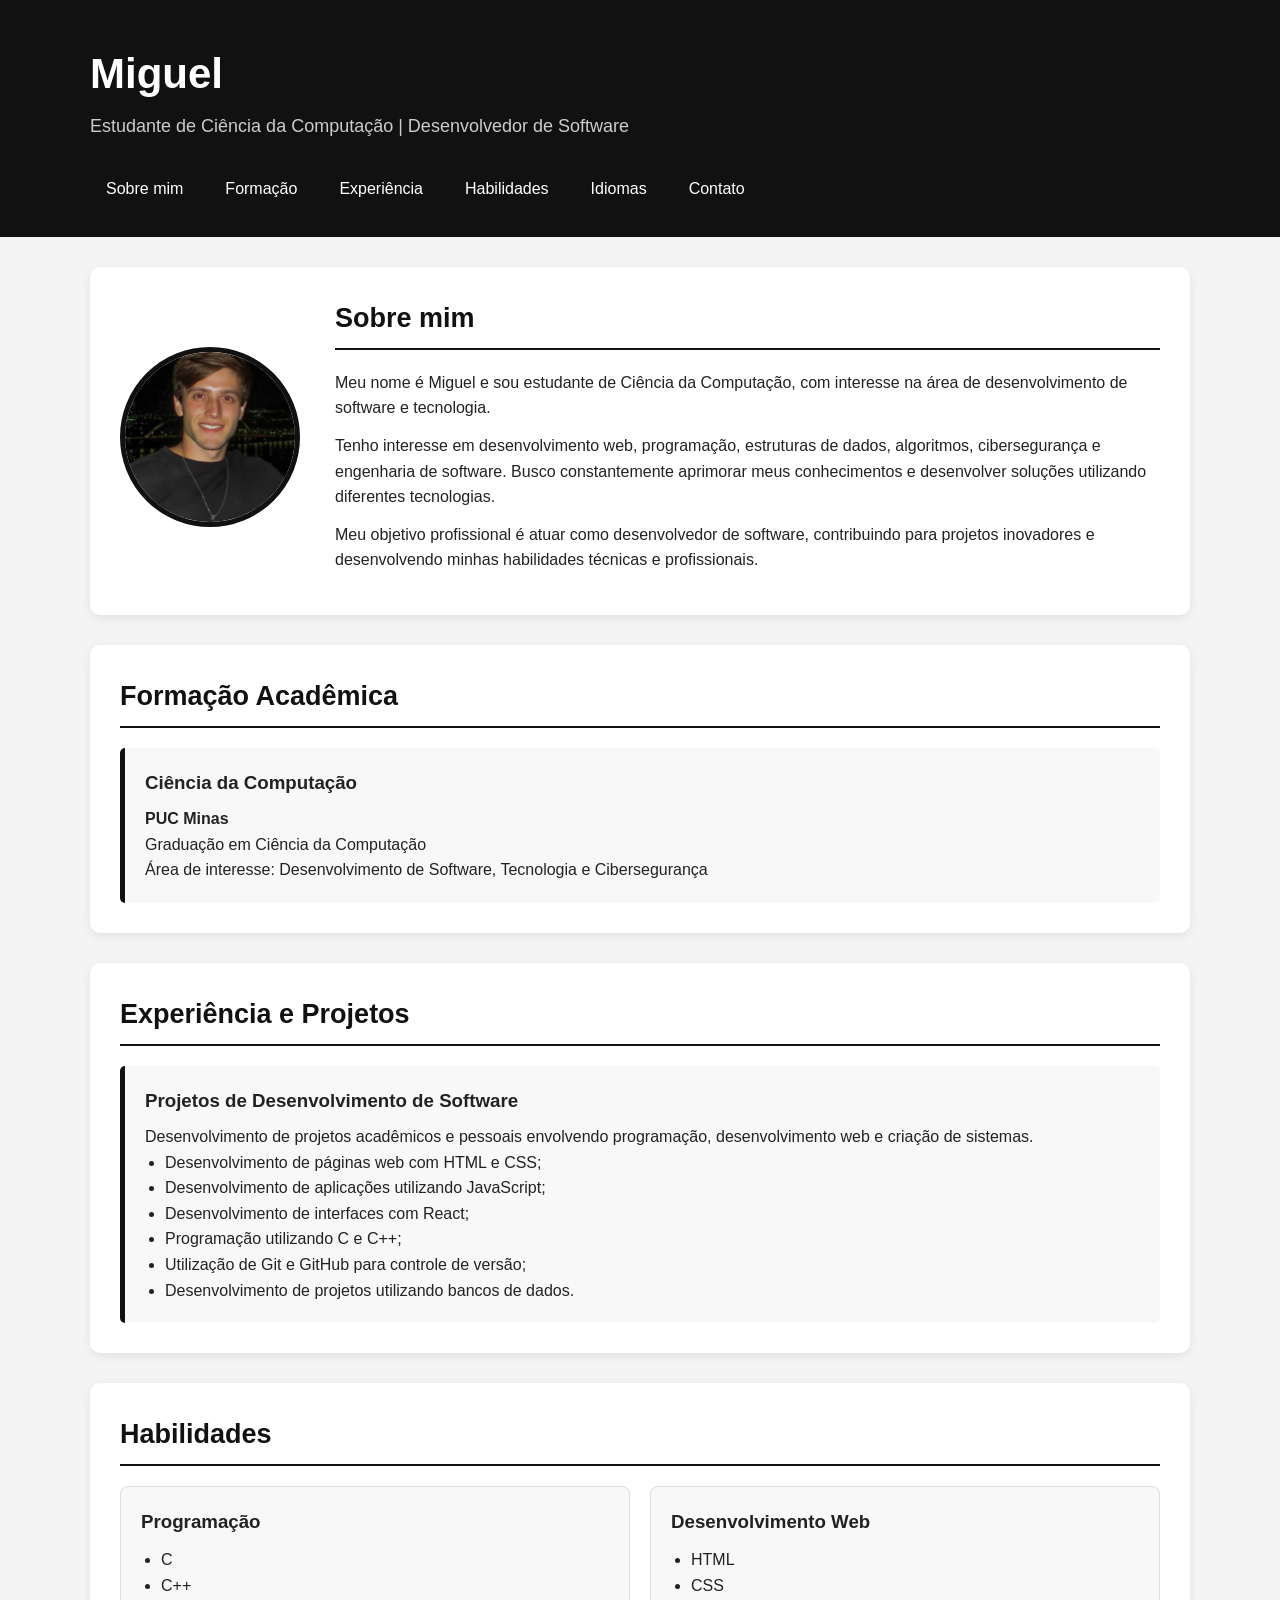
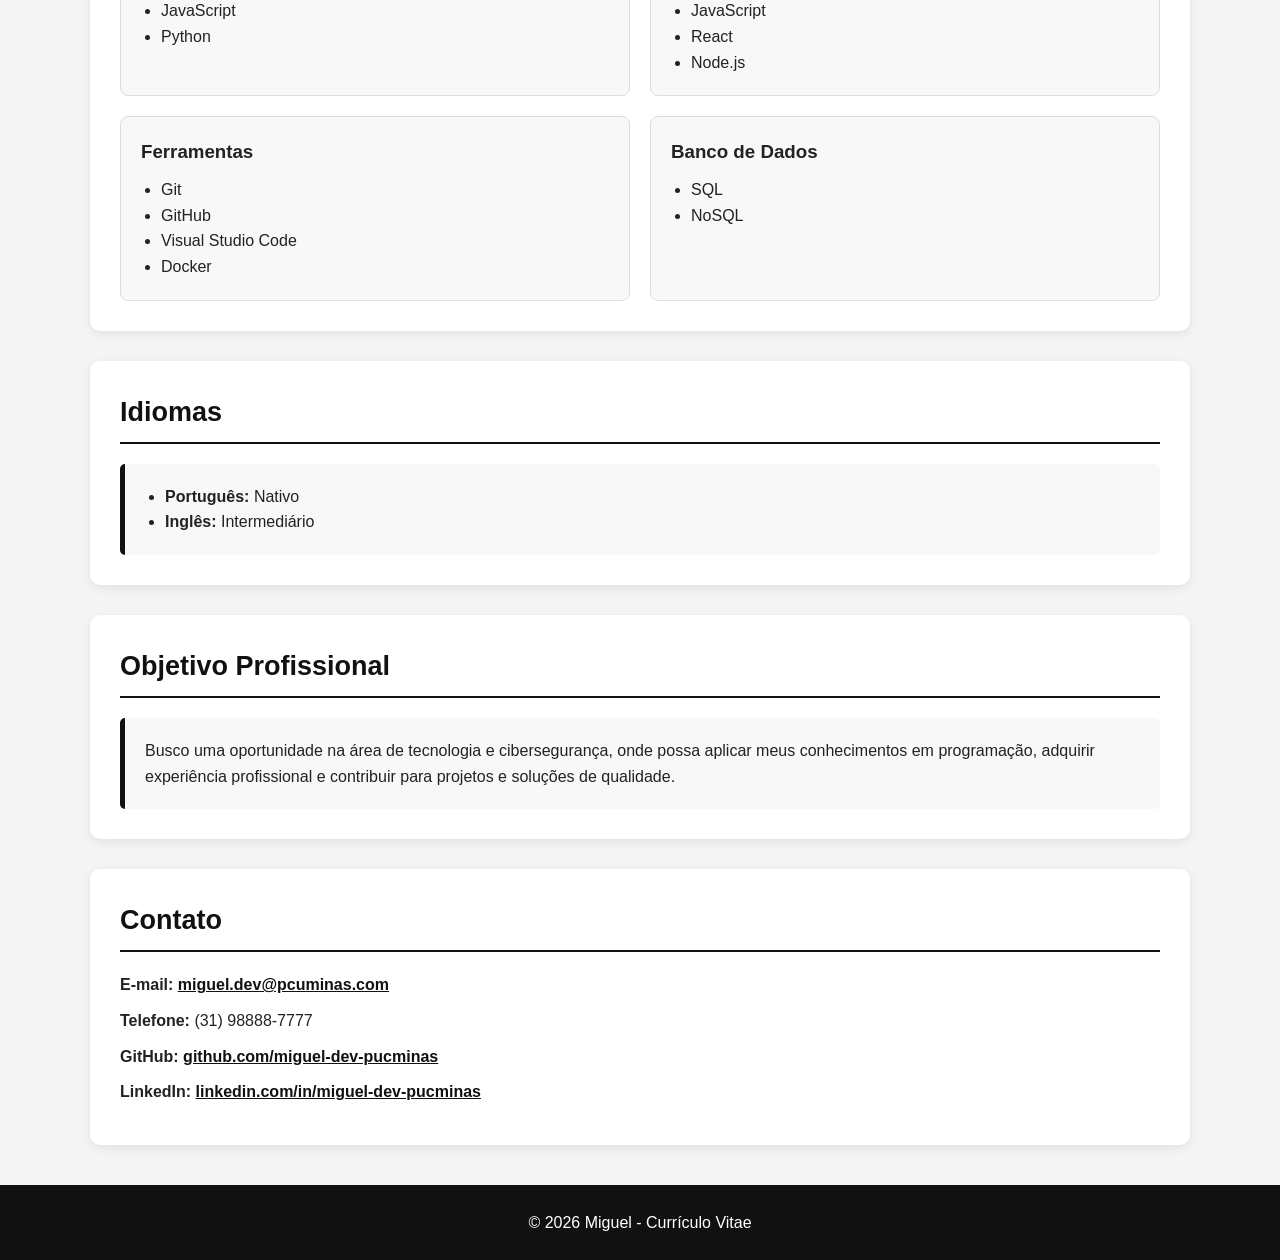
<file: t2/index.html>
<!DOCTYPE html>
<html lang="pt-BR">

<head>
    <meta charset="UTF-8">
    <meta name="viewport" content="width=device-width, initial-scale=1.0">

    <title>Currículo - Miguel</title>

    <link rel="stylesheet" href="styles.css">
</head>

<body>

    <!-- Cabeçalho -->
    <header>
        <div class="container">
            <h1>Miguel</h1>
            <p>Estudante de Ciência da Computação | Desenvolvedor de Software</p>

            <!-- Menu de navegação -->
            <nav>
                <a href="#sobre">Sobre mim</a>
                <a href="#formacao">Formação</a>
                <a href="#experiencia">Experiência</a>
                <a href="#habilidades">Habilidades</a>
                <a href="#idiomas">Idiomas</a>
                <a href="#contato">Contato</a>
            </nav>
        </div>
    </header>

    <main class="container">

        <!-- Sobre mim -->
        <section id="sobre" class="sobre">

            <div class="foto">
                <img src="foto.jpeg" alt="Foto de Miguel">
            </div>

            <div class="sobre-texto">
                <h2>Sobre mim</h2>

                <p>
                    Meu nome é Miguel e sou estudante de Ciência da Computação,
                    com interesse na área de desenvolvimento de software e
                    tecnologia.
                </p>

                <p>
                    Tenho interesse em desenvolvimento web, programação,
                    estruturas de dados, algoritmos, cibersegurança e engenharia
                    de software. Busco constantemente aprimorar meus conhecimentos
                    e desenvolver soluções utilizando diferentes tecnologias.
                </p>

                <p>
                    Meu objetivo profissional é atuar como desenvolvedor de
                    software, contribuindo para projetos inovadores e
                    desenvolvendo minhas habilidades técnicas e profissionais.
                </p>
            </div>

        </section>


        <!-- Formação -->
        <section id="formacao">

            <h2>Formação Acadêmica</h2>

            <div class="card">
                <h3>Ciência da Computação</h3>

                <p>
                    <strong>PUC Minas</strong>
                </p>

                <p>
                    Graduação em Ciência da Computação
                </p>

                <p>
                    Área de interesse: Desenvolvimento de Software,
                    Tecnologia e Cibersegurança
                </p>
            </div>

        </section>


        <!-- Experiência -->
        <section id="experiencia">

            <h2>Experiência e Projetos</h2>

            <div class="card">

                <h3>Projetos de Desenvolvimento de Software</h3>

                <p>
                    Desenvolvimento de projetos acadêmicos e pessoais
                    envolvendo programação, desenvolvimento web e criação
                    de sistemas.
                </p>

                <ul>
                    <li>Desenvolvimento de páginas web com HTML e CSS;</li>
                    <li>Desenvolvimento de aplicações utilizando JavaScript;</li>
                    <li>Desenvolvimento de interfaces com React;</li>
                    <li>Programação utilizando C e C++;</li>
                    <li>Utilização de Git e GitHub para controle de versão;</li>
                    <li>Desenvolvimento de projetos utilizando bancos de dados.</li>
                </ul>

            </div>

        </section>


        <!-- Habilidades -->
        <section id="habilidades">

            <h2>Habilidades</h2>

            <div class="habilidades">

                <div class="habilidade">
                    <h3>Programação</h3>

                    <ul>
                        <li>C</li>
                        <li>C++</li>
                        <li>JavaScript</li>
                        <li>Python</li>
                    </ul>
                </div>


                <div class="habilidade">
                    <h3>Desenvolvimento Web</h3>

                    <ul>
                        <li>HTML</li>
                        <li>CSS</li>
                        <li>JavaScript</li>
                        <li>React</li>
                        <li>Node.js</li>
                    </ul>
                </div>


                <div class="habilidade">
                    <h3>Ferramentas</h3>

                    <ul>
                        <li>Git</li>
                        <li>GitHub</li>
                        <li>Visual Studio Code</li>
                        <li>Docker</li>
                    </ul>
                </div>


                <div class="habilidade">
                    <h3>Banco de Dados</h3>

                    <ul>
                        <li>SQL</li>
                        <li>NoSQL</li>
                    </ul>
                </div>

            </div>

        </section>


        <!-- Idiomas -->
        <section id="idiomas">

            <h2>Idiomas</h2>

            <div class="card">

                <ul>
                    <li>
                        <strong>Português:</strong> Nativo
                    </li>

                    <li>
                        <strong>Inglês:</strong> Intermediário
                    </li>
                </ul>

            </div>

        </section>


        <!-- Objetivo -->
        <section id="objetivo">

            <h2>Objetivo Profissional</h2>

            <div class="card">

                <p>
                    Busco uma oportunidade na área de tecnologia e
                    cibersegurança, onde possa aplicar meus conhecimentos
                    em programação, adquirir experiência profissional e
                    contribuir para projetos e soluções de qualidade.
                </p>

            </div>

        </section>


        <!-- Contato -->
        <section id="contato">

            <h2>Contato</h2>

            <div class="contato">

                <p>
                    <strong>E-mail:</strong>
                    <a href="mailto:miguel.dev@pcuminas.com">
                        miguel.dev@pcuminas.com
                    </a>
                </p>

                <p>
                    <strong>Telefone:</strong>
                    (31) 98888-7777
                </p>

                <p>
                    <strong>GitHub:</strong>
                    <a href="https://github.com/miguel-dev-pucminas" target="_blank">
                        github.com/miguel-dev-pucminas
                    </a>
                </p>

                <p>
                    <strong>LinkedIn:</strong>
                    <a href="https://www.linkedin.com/in/miguel-dev-pucminas/" target="_blank">
                        linkedin.com/in/miguel-dev-pucminas
                    </a>
                </p>

            </div>

        </section>

    </main>


    <!-- Rodapé -->
    <footer>

        <p>
            © 2026 Miguel - Currículo Vitae
        </p>

    </footer>
    <script src="script.js"></script>

</body>

</html>
</file>
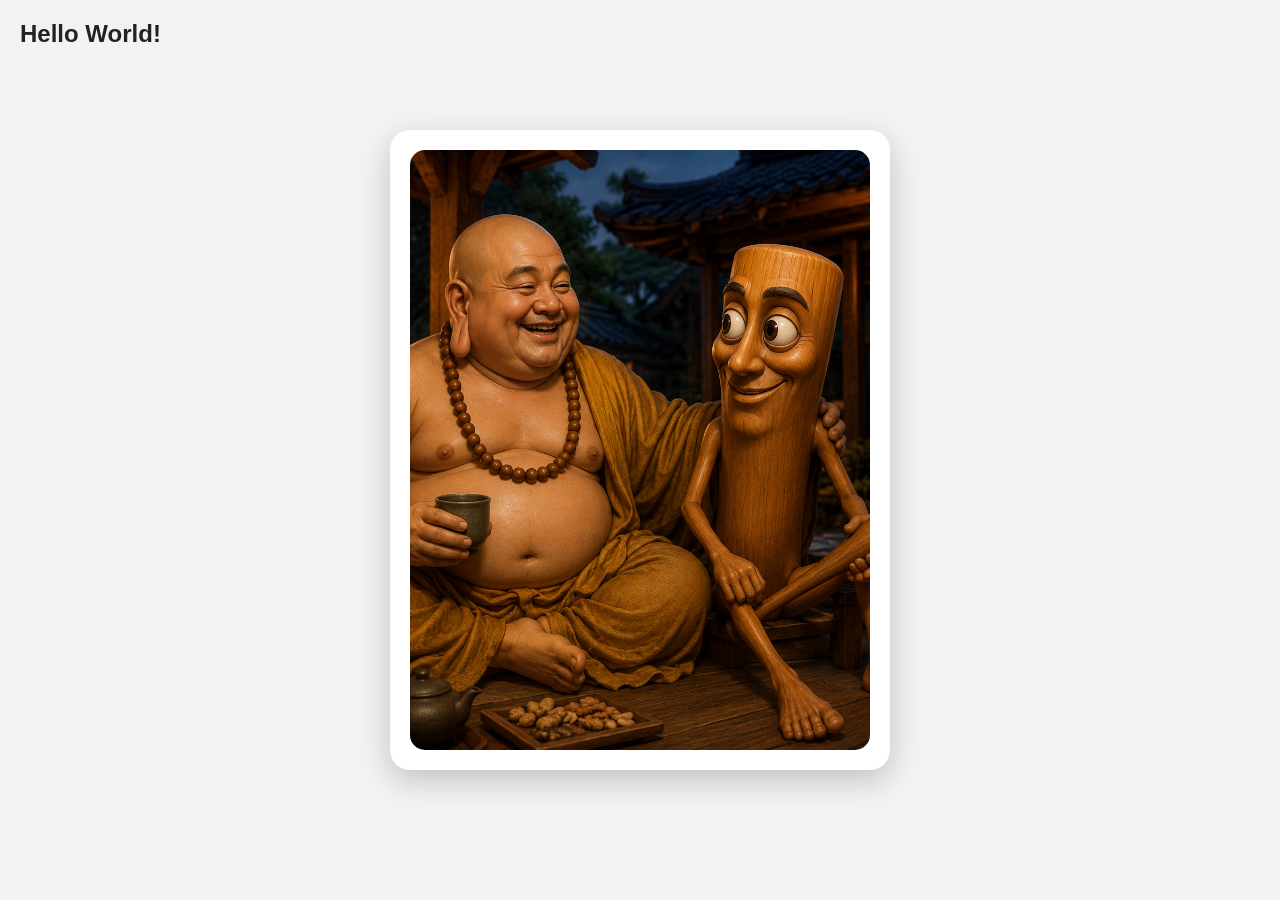
<file: DIW/T0/index.html>
<!DOCTYPE html>
<html lang="pt-BR">
<head>
    <meta charset="UTF-8">
    <meta name="viewport" content="width=device-width, initial-scale=1.0">
    <title>Neymar</title>

    <style>
        * {
            margin: 0;
            padding: 0;
            box-sizing: border-box;
        }

        body {
            min-height: 100vh;
            display: flex;
            justify-content: center;
            align-items: center;
            background: #f2f2f2;
            font-family: Arial, sans-serif;
        }

        .hello {
            position: absolute;
            top: 20px;
            left: 20px;
            font-size: 24px;
            font-weight: bold;
            color: #222;
        }

        .container {
            width: 500px;
            padding: 20px;
            background: white;
            border-radius: 20px;
            box-shadow: 0 10px 30px rgba(0, 0, 0, 0.2);
        }

        .imagem {
            width: 100%;
            height: 600px;
            object-fit: cover;
            object-position: center;
            border-radius: 15px;
            display: block;
        }
    </style>
</head>

<body>

    <div class="hello">
        Hello World!
    </div>

    <div class="container">
        <img 
            src="imagem.png" 
            alt="Neymar dando oi"
            class="imagem"
        >
    </div>

</body>
</html>
</file>
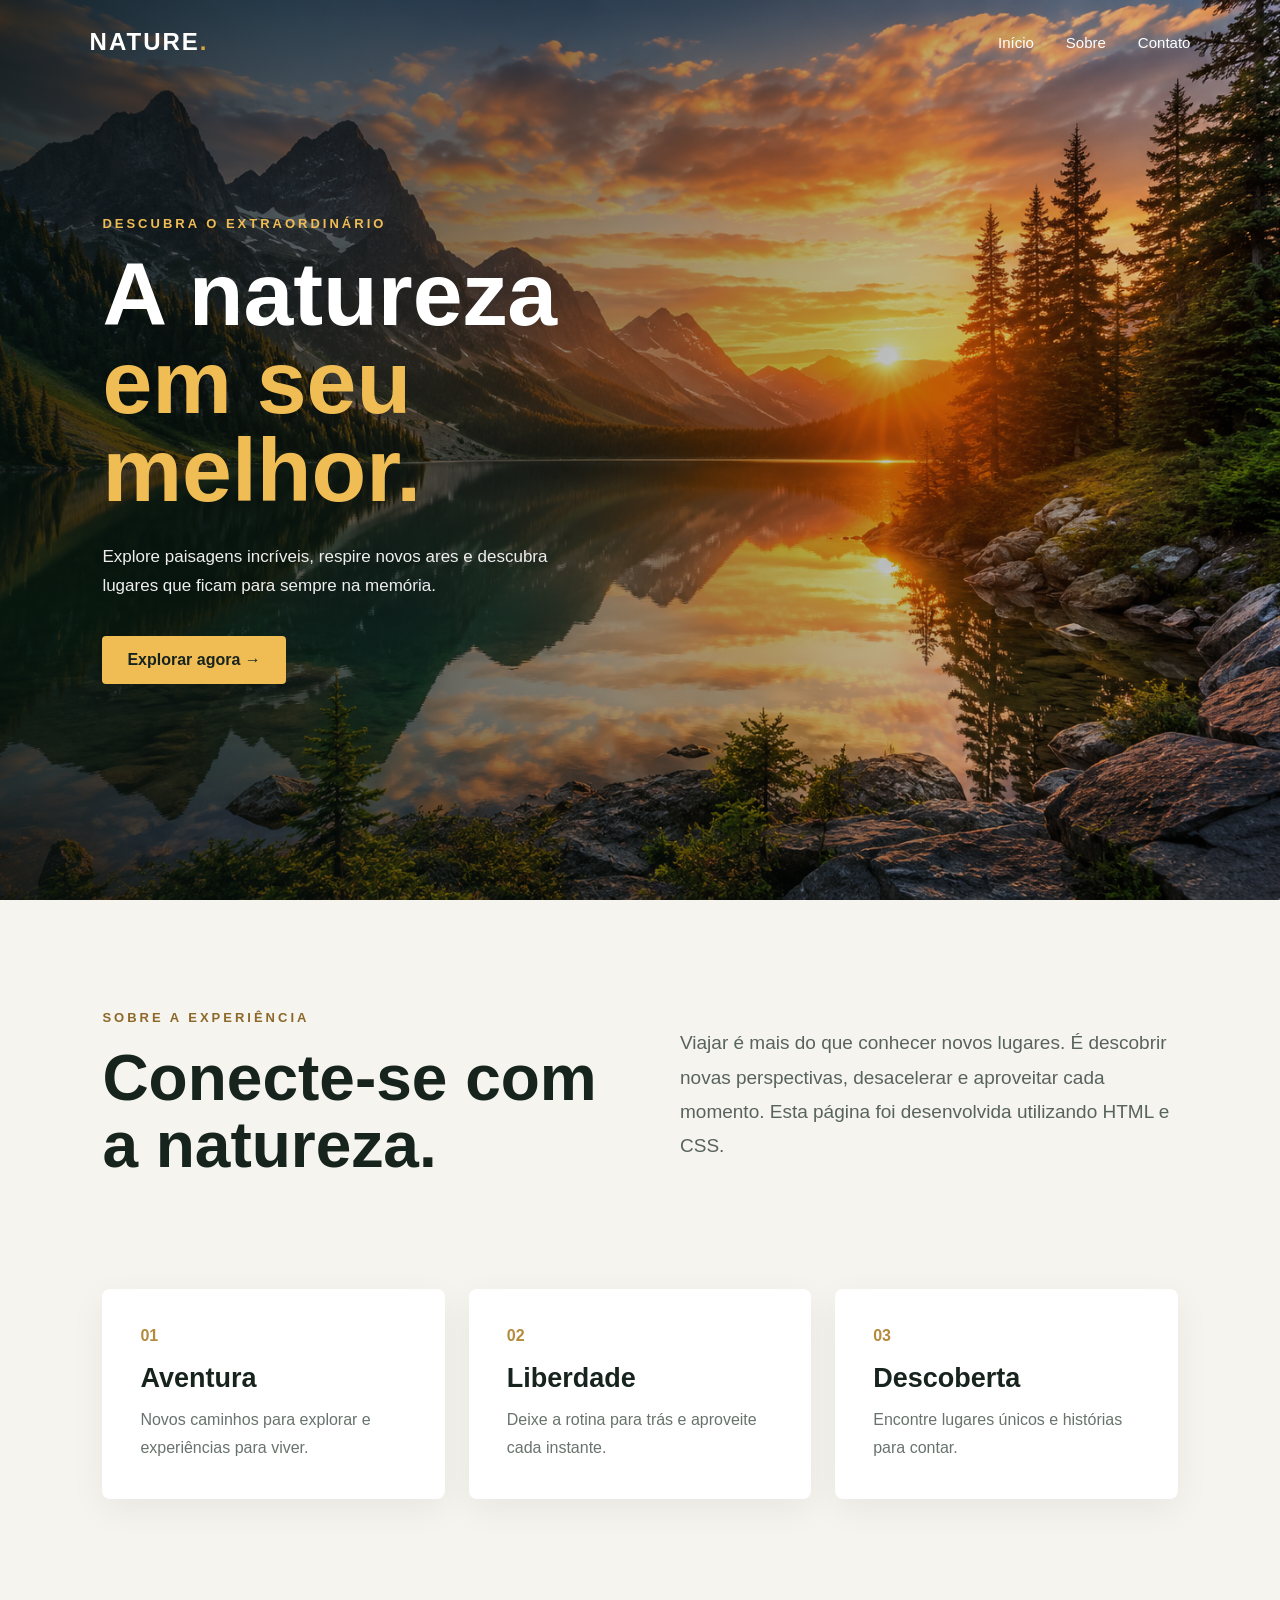
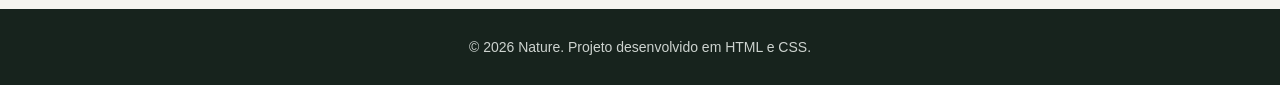
<file: DIW/T1/index.html>
<!DOCTYPE html>
<html lang="pt-BR">
<head>
    <meta charset="UTF-8">
    <meta name="viewport" content="width=device-width, initial-scale=1.0">
    <title>Explore a Natureza</title>
    <link rel="stylesheet" href="style.css">
</head>
<body>

    <header class="navbar">
        <div class="logo">NATURE<span>.</span></div>

        <nav>
            <a href="#inicio">Início</a>
            <a href="#sobre">Sobre</a>
            <a href="#contato">Contato</a>
        </nav>
    </header>

    <main>
        <section class="hero" id="inicio">
            <img src="paisagem.png" alt="Paisagem de montanhas ao pôr do sol">

            <div class="hero-content">
                <p class="tag">DESCUBRA O EXTRAORDINÁRIO</p>
                <h1>A natureza<br><span>em seu melhor.</span></h1>
                <p class="description">
                    Explore paisagens incríveis, respire novos ares
                    e descubra lugares que ficam para sempre na memória.
                </p>
                <a href="#sobre" class="button">Explorar agora →</a>
            </div>
        </section>

        <section class="about" id="sobre">
            <div>
                <p class="tag dark">SOBRE A EXPERIÊNCIA</p>
                <h2>Conecte-se com<br>a natureza.</h2>
            </div>

            <p class="about-text">
                Viajar é mais do que conhecer novos lugares. É descobrir
                novas perspectivas, desacelerar e aproveitar cada momento.
                Esta página foi desenvolvida utilizando HTML e CSS.
            </p>
        </section>

        <section class="cards">
            <article class="card">
                <span>01</span>
                <h3>Aventura</h3>
                <p>Novos caminhos para explorar e experiências para viver.</p>
            </article>

            <article class="card">
                <span>02</span>
                <h3>Liberdade</h3>
                <p>Deixe a rotina para trás e aproveite cada instante.</p>
            </article>

            <article class="card">
                <span>03</span>
                <h3>Descoberta</h3>
                <p>Encontre lugares únicos e histórias para contar.</p>
            </article>
        </section>
    </main>

    <footer id="contato">
        <p>© 2026 Nature. Projeto desenvolvido em HTML e CSS.</p>
    </footer>

</body>
</html>
</file>
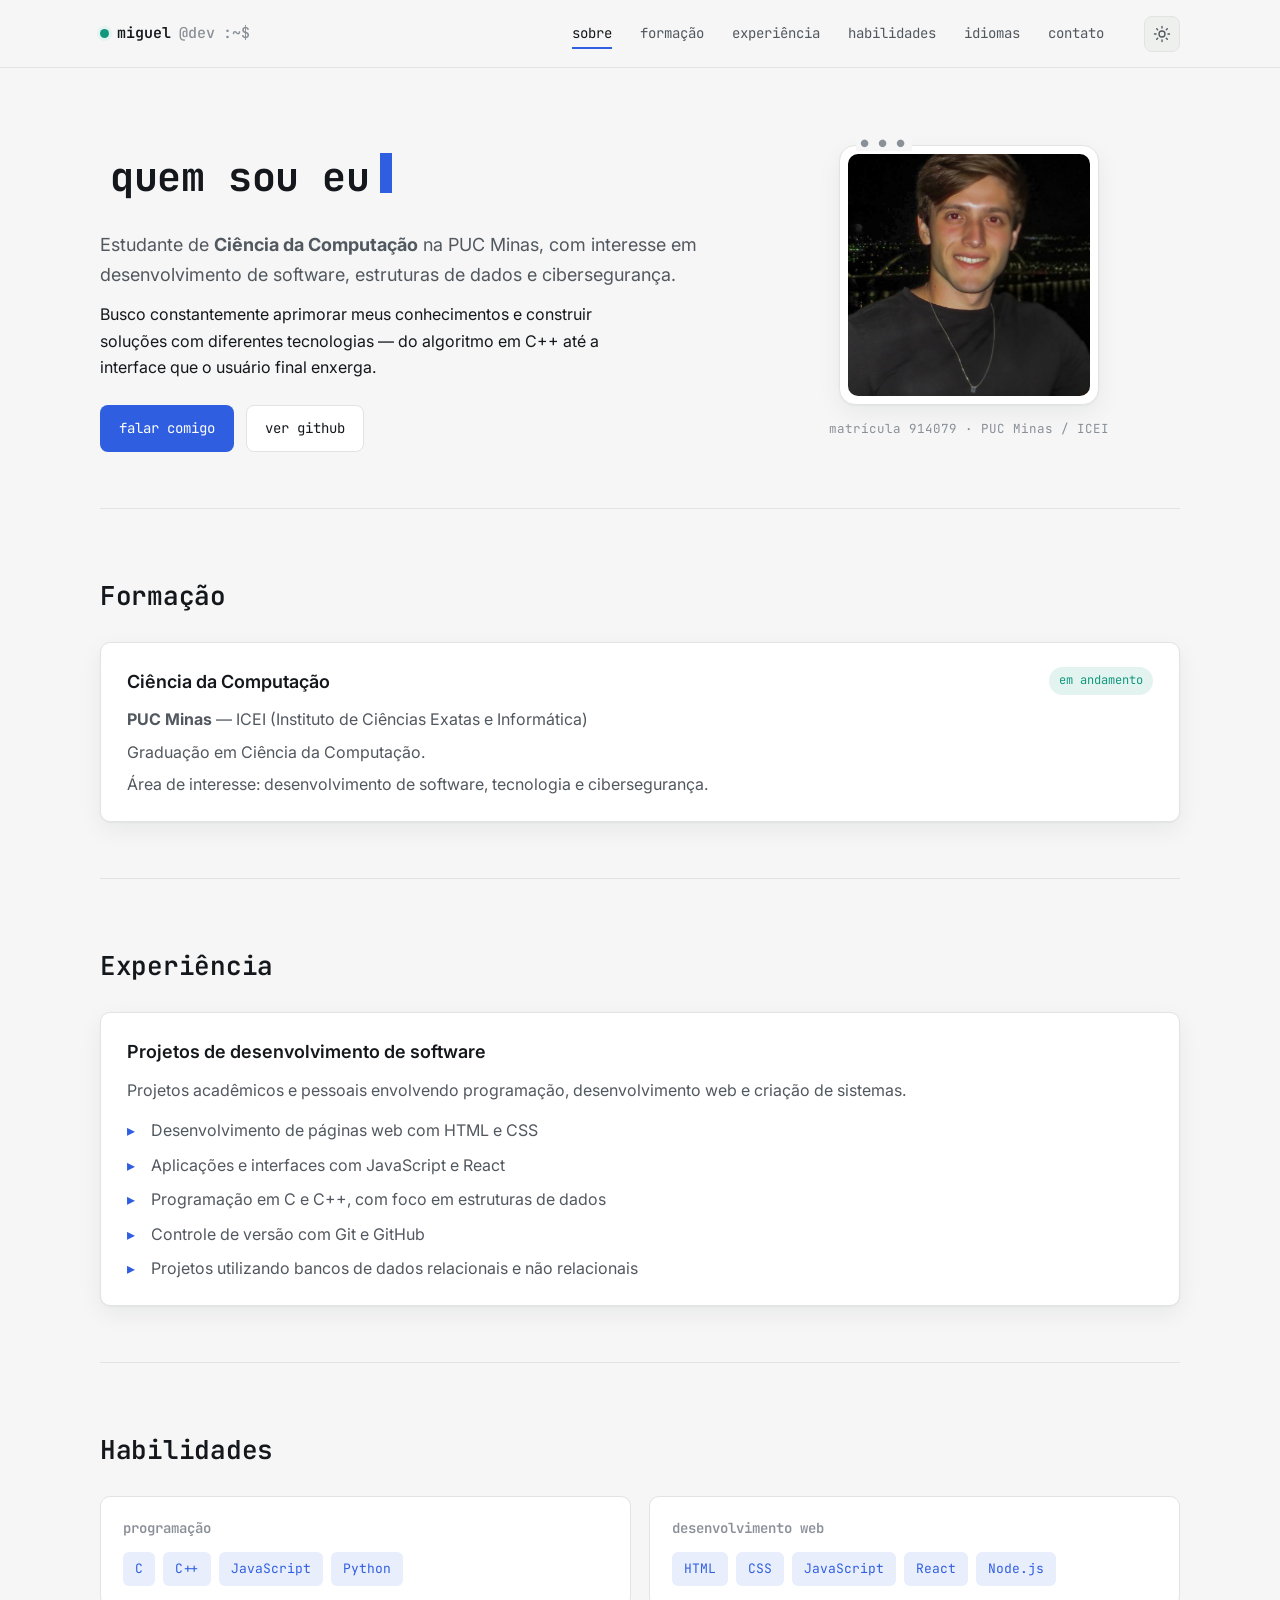
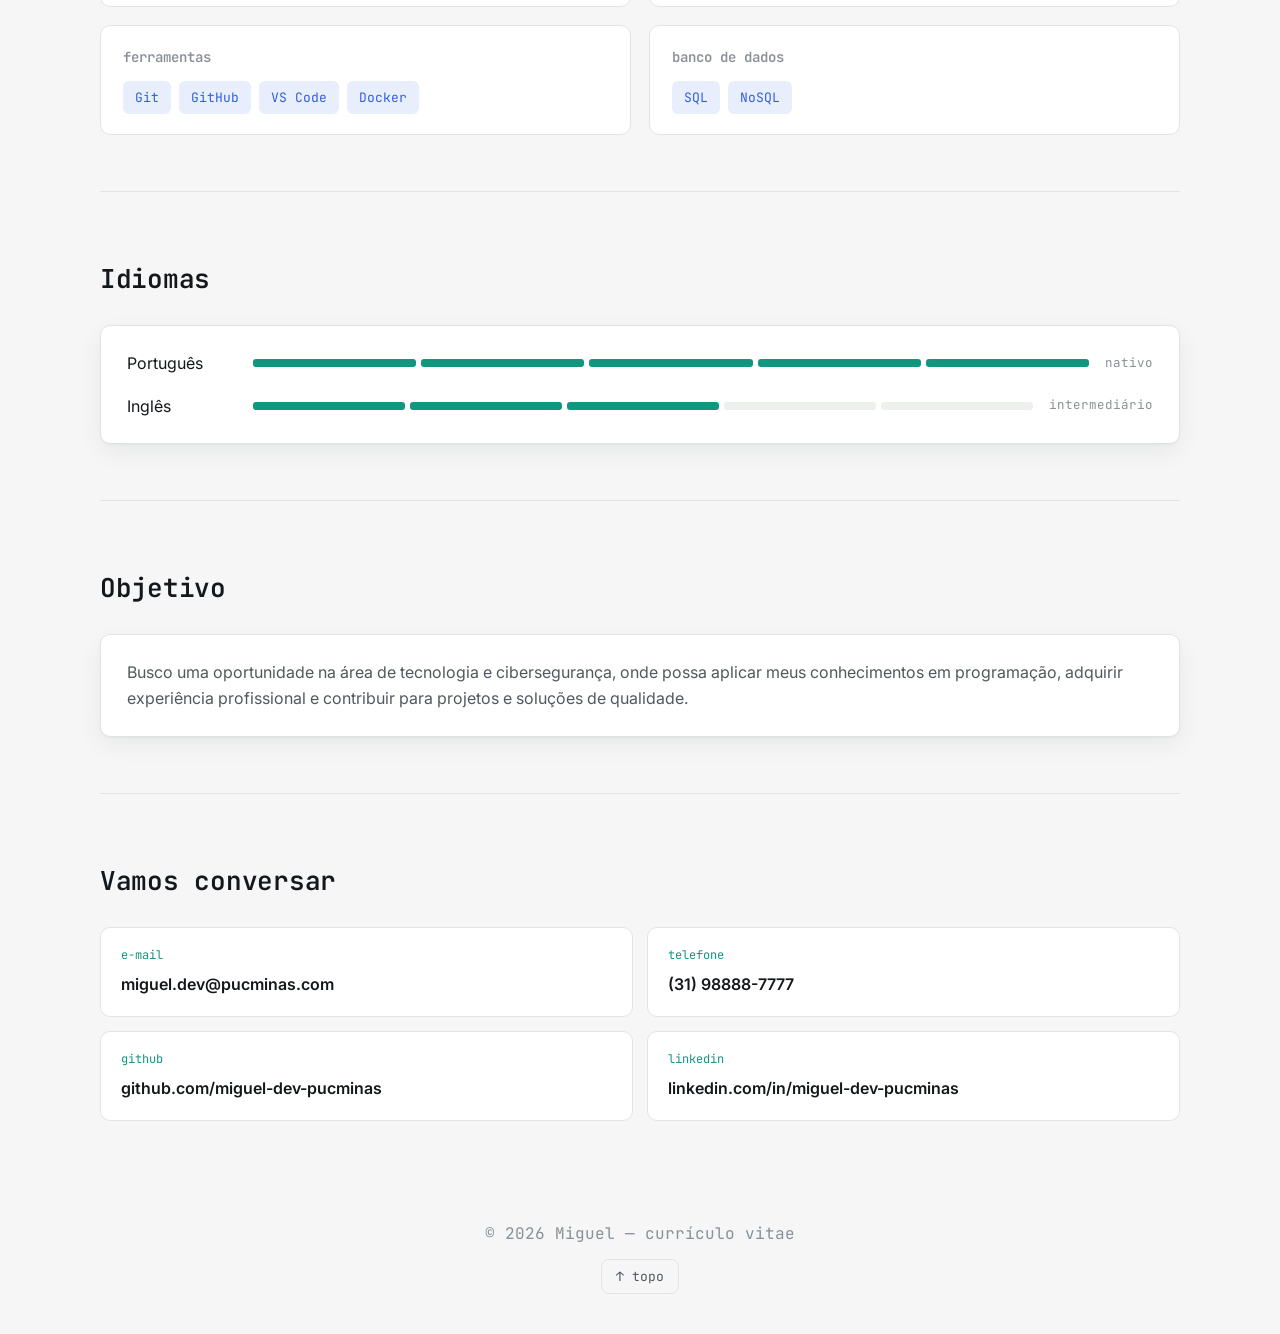
<file: DIW/T2 1.1 curriculo/index.html>
<!DOCTYPE html>
<html lang="pt-BR">

<head>
    <meta charset="UTF-8">
    <meta name="viewport" content="width=device-width, initial-scale=1.0">
    <meta name="description" content="Currículo de Miguel — estudante de Ciência da Computação na PUC Minas, com interesse em desenvolvimento de software e cibersegurança.">
    <meta name="color-scheme" content="light dark">
    <title>Miguel — Currículo</title>

    <link rel="preconnect" href="https://fonts.googleapis.com">
    <link rel="preconnect" href="https://fonts.gstatic.com" crossorigin>
    <link href="https://fonts.googleapis.com/css2?family=JetBrains+Mono:wght@400;500;600;700&family=Inter:wght@400;500;600;700;800&display=swap" rel="stylesheet">

    <link rel="stylesheet" href="styles.css">
</head>

<body>

    <a class="skip-link" href="#conteudo">Pular para o conteúdo</a>

    <header class="topbar">
        <div class="container topbar-inner">

            <a class="brand" href="#topo" aria-label="Início">
                <span class="brand-dot" aria-hidden="true"></span>
                miguel<span class="brand-muted">@dev</span><span class="brand-muted">:~$</span>
            </a>

            <button class="nav-toggle" id="navToggle" aria-expanded="false" aria-controls="siteNav">
                <span></span><span></span><span></span>
                <span class="sr-only">Abrir menu</span>
            </button>

            <nav id="siteNav" class="site-nav">
                <a href="#sobre" data-label="sobre">sobre</a>
                <a href="#formacao" data-label="formacao">formação</a>
                <a href="#experiencia" data-label="experiencia">experiência</a>
                <a href="#habilidades" data-label="habilidades">habilidades</a>
                <a href="#idiomas" data-label="idiomas">idiomas</a>
                <a href="#contato" data-label="contato">contato</a>
            </nav>

            <button class="theme-toggle" id="themeToggle" type="button" aria-label="Alternar tema claro/escuro" aria-pressed="false">
                <svg class="icon icon-sun" viewBox="0 0 24 24" aria-hidden="true"><circle cx="12" cy="12" r="4"></circle><path d="M12 2v2M12 20v2M4.9 4.9l1.4 1.4M17.7 17.7l1.4 1.4M2 12h2M20 12h2M4.9 19.1l1.4-1.4M17.7 6.3l1.4-1.4"></path></svg>
                <svg class="icon icon-moon" viewBox="0 0 24 24" aria-hidden="true"><path d="M21 12.8A9 9 0 1 1 11.2 3a7 7 0 0 0 9.8 9.8Z"></path></svg>
            </button>

        </div>
    </header>

    <main id="conteudo" class="container" id="topo">

        <section id="sobre" class="hero">

            <div class="hero-text">
                <p class="eyebrow"></p>

                <h1 class="terminal-line">
                    <span class="terminal-prompt"></span>
                    <span id="typedText" class="typed"></span><span class="cursor" aria-hidden="true"></span>
                </h1>

                <p class="lede">
                    Estudante de <strong>Ciência da Computação</strong> na PUC Minas,
                    com interesse em desenvolvimento de software, estruturas de dados
                    e cibersegurança.
                </p>

                <p>
                    Busco constantemente aprimorar meus conhecimentos e construir
                    soluções com diferentes tecnologias — do algoritmo em C++ até
                    a interface que o usuário final enxerga.
                </p>

                <div class="hero-actions">
                    <a class="btn btn-primary" href="#contato">falar comigo</a>
                    <a class="btn btn-ghost" href="https://github.com/miguel-dev-pucminas" target="_blank" rel="noopener">ver github</a>
                </div>
            </div>

            <div class="hero-photo">
                <div class="photo-frame">
                    <img src="foto.jpg" alt="Foto de Miguel" width="320" height="320">
                </div>
                <p class="photo-caption">matrícula <span class="mono">914079</span> · PUC Minas / ICEI</p>
            </div>

        </section>


        <section id="formacao" class="block">
            <p class="eyebrow"></p>
            <h2>Formação</h2>

            <div class="card">
                <div class="card-head">
                    <h3>Ciência da Computação</h3>
                    <span class="tag">em andamento</span>
                </div>

                <p><strong>PUC Minas</strong> — ICEI (Instituto de Ciências Exatas e Informática)</p>
                <p>Graduação em Ciência da Computação.</p>
                <p>Área de interesse: desenvolvimento de software, tecnologia e cibersegurança.</p>
            </div>
        </section>


        <section id="experiencia" class="block">
            <p class="eyebrow"></p>
            <h2>Experiência</h2>

            <div class="card">
                <div class="card-head">
                    <h3>Projetos de desenvolvimento de software</h3>
                </div>

                <p>
                    Projetos acadêmicos e pessoais envolvendo programação,
                    desenvolvimento web e criação de sistemas.
                </p>

                <ul class="check-list">
                    <li>Desenvolvimento de páginas web com HTML e CSS</li>
                    <li>Aplicações e interfaces com JavaScript e React</li>
                    <li>Programação em C e C++, com foco em estruturas de dados</li>
                    <li>Controle de versão com Git e GitHub</li>
                    <li>Projetos utilizando bancos de dados relacionais e não relacionais</li>
                </ul>
            </div>
        </section>


        <section id="habilidades" class="block">
            <p class="eyebrow"></p>
            <h2>Habilidades</h2>

            <div class="skills-grid">

                <div class="skill-card">
                    <h3>Programação</h3>
                    <ul class="pill-list">
                        <li>C</li>
                        <li>C++</li>
                        <li>JavaScript</li>
                        <li>Python</li>
                    </ul>
                </div>

                <div class="skill-card">
                    <h3>Desenvolvimento web</h3>
                    <ul class="pill-list">
                        <li>HTML</li>
                        <li>CSS</li>
                        <li>JavaScript</li>
                        <li>React</li>
                        <li>Node.js</li>
                    </ul>
                </div>

                <div class="skill-card">
                    <h3>Ferramentas</h3>
                    <ul class="pill-list">
                        <li>Git</li>
                        <li>GitHub</li>
                        <li>VS Code</li>
                        <li>Docker</li>
                    </ul>
                </div>

                <div class="skill-card">
                    <h3>Banco de dados</h3>
                    <ul class="pill-list">
                        <li>SQL</li>
                        <li>NoSQL</li>
                    </ul>
                </div>

            </div>
        </section>


        <section id="idiomas" class="block">
            <p class="eyebrow"></p>
            <h2>Idiomas</h2>

            <div class="card lang-card">
                <div class="lang-row">
                    <span>Português</span>
                    <span class="lang-level" data-level="5">
                        <span></span><span></span><span></span><span></span><span></span>
                    </span>
                    <span class="lang-tag">nativo</span>
                </div>
                <div class="lang-row">
                    <span>Inglês</span>
                    <span class="lang-level" data-level="3">
                        <span></span><span></span><span></span><span></span><span></span>
                    </span>
                    <span class="lang-tag">intermediário</span>
                </div>
            </div>
        </section>


        <section id="objetivo" class="block">
            <p class="eyebrow"></p>
            <h2>Objetivo</h2>

            <div class="card">
                <p>
                    Busco uma oportunidade na área de tecnologia e cibersegurança,
                    onde possa aplicar meus conhecimentos em programação, adquirir
                    experiência profissional e contribuir para projetos e soluções
                    de qualidade.
                </p>
            </div>
        </section>


        <section id="contato" class="block block-contato">
            <p class="eyebrow"></p>
            <h2>Vamos conversar</h2>

            <div class="contato-grid">

                <a class="contato-card" href="mailto:miguel.dev@pucminas.com">
                    <span class="contato-label">e-mail</span>
                    <span class="contato-value">miguel.dev@pucminas.com</span>
                </a>

                <a class="contato-card" href="tel:+553198887777">
                    <span class="contato-label">telefone</span>
                    <span class="contato-value">(31) 98888-7777</span>
                </a>

                <a class="contato-card" href="https://github.com/miguel-dev-pucminas" target="_blank" rel="noopener">
                    <span class="contato-label">github</span>
                    <span class="contato-value">github.com/miguel-dev-pucminas</span>
                </a>

                <a class="contato-card" href="https://www.linkedin.com/in/miguel-dev-pucminas/" target="_blank" rel="noopener">
                    <span class="contato-label">linkedin</span>
                    <span class="contato-value">linkedin.com/in/miguel-dev-pucminas</span>
                </a>

            </div>
        </section>

    </main>


    <footer>
        <p class="mono">© 2026 Miguel — currículo vitae</p>
        <button class="back-to-top" id="backToTop" type="button" aria-label="Voltar ao topo">↑ topo</button>
    </footer>

    <script src="script.js"></script>

</body>

</html>
</file>
<file: t2/styles.css>
/* Configurações gerais */
* {
    margin: 0;
    padding: 0;
    box-sizing: border-box;
}

/* Rolagem suave ao clicar no menu */
html {
    scroll-behavior: smooth;
}

body {
    font-family: Arial, Helvetica, sans-serif;
    background-color: #f4f4f4;
    color: #222;
    line-height: 1.6;
}


/* Container */

.container {
    width: 90%;
    max-width: 1100px;
    margin: auto;
}


/* Cabeçalho */

header {
    background: #111;
    color: white;
    padding: 40px 0 25px;
}

header h1 {
    font-size: 42px;
    margin-bottom: 5px;
}

header p {
    color: #ccc;
    font-size: 18px;
}


/* Menu */

nav {
    margin-top: 25px;
    display: flex;
    flex-wrap: wrap;
    gap: 10px;
}

nav a {
    color: white;
    text-decoration: none;
    padding: 10px 16px;
    border-radius: 6px;
    transition: 0.3s;
}

nav a:hover {
    background-color: white;
    color: #111;
}


/* Seções */

section {
    background: white;
    margin: 30px 0;
    padding: 30px;
    border-radius: 10px;
    box-shadow: 0 3px 10px rgba(0, 0, 0, 0.08);

    /* Espaço antes da seção quando chegar através do menu */
    scroll-margin-top: 20px;
}

section h2 {
    font-size: 27px;
    margin-bottom: 20px;
    color: #111;
    border-bottom: 2px solid #111;
    padding-bottom: 8px;
}


/* Sobre */

.sobre {
    display: flex;
    align-items: center;
    gap: 35px;
}

.foto {
    flex-shrink: 0;
}

.foto img {
    width: 180px;
    height: 180px;
    object-fit: cover;
    border-radius: 50%;
    border: 5px solid #111;
}

.sobre-texto {
    flex: 1;
}

.sobre-texto p {
    margin-bottom: 12px;
}


/* Cards */

.card {
    background: #f8f8f8;
    padding: 20px;
    border-left: 5px solid #111;
    border-radius: 5px;
}

.card h3 {
    margin-bottom: 8px;
}

.card ul {
    margin-left: 20px;
}


/* Habilidades */

.habilidades {
    display: grid;
    grid-template-columns: repeat(2, 1fr);
    gap: 20px;
}

.habilidade {
    background: #f8f8f8;
    padding: 20px;
    border-radius: 8px;
    border: 1px solid #ddd;
}

.habilidade h3 {
    margin-bottom: 10px;
}

.habilidade ul {
    padding-left: 20px;
}


/* Contato */

.contato p {
    margin: 10px 0;
}

.contato a {
    color: #111;
    font-weight: bold;
}


/* Rodapé */

footer {
    background: #111;
    color: white;
    text-align: center;
    padding: 25px;
    margin-top: 40px;
}


/* Responsividade */

@media (max-width: 700px) {

    header h1 {
        font-size: 32px;
    }

    .sobre {
        flex-direction: column;
        text-align: center;
    }

    .habilidades {
        grid-template-columns: 1fr;
    }

    nav {
        flex-direction: column;
    }

    nav a {
        text-align: center;
        background: #222;
    }

}
</file>
<file: DIW/T1/style.css>
* {
    margin: 0;
    padding: 0;
    box-sizing: border-box;
}

html {
    scroll-behavior: smooth;
}

body {
    font-family: Arial, Helvetica, sans-serif;
    background: #f5f4ef;
    color: #17231d;
}

.navbar {
    position: absolute;
    z-index: 10;
    top: 0;
    left: 0;
    width: 100%;
    padding: 28px 7%;
    display: flex;
    justify-content: space-between;
    align-items: center;
    color: white;
}

.logo {
    font-size: 24px;
    font-weight: 800;
    letter-spacing: 2px;
}

.logo span {
    color: #d9a441;
}

nav {
    display: flex;
    gap: 32px;
}

nav a {
    color: white;
    text-decoration: none;
    font-size: 15px;
    transition: 0.3s;
}

nav a:hover {
    color: #f0bd55;
}

.hero {
    height: 100vh;
    min-height: 650px;
    position: relative;
    overflow: hidden;
    display: flex;
    align-items: center;
}

.hero img {
    position: absolute;
    inset: 0;
    width: 100%;
    height: 100%;
    object-fit: cover;
}

.hero::after {
    content: "";
    position: absolute;
    inset: 0;
    background: linear-gradient(
        90deg,
        rgba(7, 16, 13, 0.78) 0%,
        rgba(7, 16, 13, 0.40) 48%,
        rgba(7, 16, 13, 0.08) 100%
    );
}

.hero-content {
    position: relative;
    z-index: 2;
    width: min(650px, 85%);
    margin-left: 8%;
    color: white;
}

.tag {
    font-size: 13px;
    font-weight: bold;
    letter-spacing: 3px;
    margin-bottom: 20px;
    color: #f0bd55;
}

.hero h1 {
    font-size: clamp(52px, 7vw, 92px);
    line-height: 0.98;
    margin-bottom: 28px;
}

.hero h1 span {
    color: #f0bd55;
}

.description {
    max-width: 500px;
    line-height: 1.7;
    font-size: 17px;
    color: #eee;
    margin-bottom: 35px;
}

.button {
    display: inline-block;
    padding: 15px 25px;
    background: #f0bd55;
    color: #17231d;
    text-decoration: none;
    font-weight: bold;
    border-radius: 4px;
    transition: 0.3s;
}

.button:hover {
    background: white;
    transform: translateY(-3px);
}

.about {
    padding: 110px 8%;
    display: grid;
    grid-template-columns: 1fr 1fr;
    gap: 80px;
    align-items: center;
}

.tag.dark {
    color: #8d6828;
}

.about h2 {
    font-size: clamp(40px, 5vw, 65px);
    line-height: 1.05;
}

.about-text {
    font-size: 19px;
    line-height: 1.8;
    color: #59635d;
}

.cards {
    padding: 0 8% 110px;
    display: grid;
    grid-template-columns: repeat(3, 1fr);
    gap: 24px;
}

.card {
    background: white;
    padding: 38px;
    border-radius: 8px;
    box-shadow: 0 10px 35px rgba(0, 0, 0, 0.06);
    transition: 0.3s;
}

.card:hover {
    transform: translateY(-8px);
}

.card span {
    color: #b48a3c;
    font-weight: bold;
}

.card h3 {
    font-size: 27px;
    margin: 18px 0 12px;
}

.card p {
    color: #69736d;
    line-height: 1.7;
}

footer {
    padding: 30px 8%;
    background: #17231d;
    color: #cdd3cf;
    text-align: center;
    font-size: 14px;
}

@media (max-width: 700px) {
    .navbar {
        padding: 22px 6%;
    }

    nav {
        gap: 14px;
    }

    nav a {
        font-size: 13px;
    }

    .hero-content {
        margin-left: 6%;
    }

    .about {
        grid-template-columns: 1fr;
        gap: 35px;
        padding: 80px 6%;
    }

    .cards {
        grid-template-columns: 1fr;
        padding: 0 6% 80px;
    }
}
</file>
<file: DIW/T2 1.1 curriculo/styles.css>
/* ============================================
   Tokens
   ============================================ */

:root {
    --bg: #F5F6F5;
    --surface: #FFFFFF;
    --surface-2: #EEF0EE;
    --ink: #14181C;
    --ink-soft: #52585F;
    --ink-faint: #8A9098;
    --line: #E1E4E2;
    --accent: #2F5FE0;
    --accent-ink: #FFFFFF;
    --accent-2: #12977F;
    --accent-2-soft: #E3F3EF;
    --accent-soft: #E9EEFD;
    --shadow: 0 1px 2px rgba(20, 24, 28, 0.04), 0 8px 24px rgba(20, 24, 28, 0.06);
    --radius: 10px;
    --font-display: "JetBrains Mono", "Fira Code", ui-monospace, Menlo, monospace;
    --font-body: "Inter", system-ui, -apple-system, "Segoe UI", sans-serif;
    --font-mono: "JetBrains Mono", "Fira Code", ui-monospace, Menlo, monospace;
    --header-h: 68px;
}

[data-theme="dark"] {
    --bg: #14171B;
    --surface: #1B1F24;
    --surface-2: #22262C;
    --ink: #ECEFF2;
    --ink-soft: #AEB4BC;
    --ink-faint: #6E7580;
    --line: #2C3138;
    --accent: #6E92FF;
    --accent-ink: #10131A;
    --accent-2: #3FD4B4;
    --accent-2-soft: #14332E;
    --accent-soft: #1E2740;
    --shadow: 0 1px 2px rgba(0, 0, 0, 0.25), 0 12px 28px rgba(0, 0, 0, 0.35);
}


/* ============================================
   Reset & base
   ============================================ */

* {
    margin: 0;
    padding: 0;
    box-sizing: border-box;
}

html {
    scroll-behavior: smooth;
}

body {
    font-family: var(--font-body);
    background-color: var(--bg);
    color: var(--ink);
    line-height: 1.65;
    -webkit-font-smoothing: antialiased;
    transition: background-color 0.25s ease, color 0.25s ease;
}

.container {
    width: 92%;
    max-width: 1080px;
    margin: auto;
}

.mono {
    font-family: var(--font-mono);
}

a {
    color: inherit;
}

.skip-link {
    position: absolute;
    left: -999px;
    top: auto;
    background: var(--accent);
    color: var(--accent-ink);
    padding: 10px 16px;
    border-radius: 0 0 8px 0;
    z-index: 200;
    font-family: var(--font-mono);
    font-size: 14px;
}

.skip-link:focus {
    left: 0;
    top: 0;
}

.sr-only {
    position: absolute;
    width: 1px;
    height: 1px;
    overflow: hidden;
    clip: rect(0 0 0 0);
}

:focus-visible {
    outline: 2px solid var(--accent);
    outline-offset: 3px;
    border-radius: 4px;
}


/* ============================================
   Topbar
   ============================================ */

.topbar {
    position: sticky;
    top: 0;
    z-index: 100;
    height: var(--header-h);
    display: flex;
    align-items: center;
    background: color-mix(in srgb, var(--bg) 88%, transparent);
    backdrop-filter: blur(10px);
    border-bottom: 1px solid var(--line);
}

.topbar-inner {
    display: flex;
    align-items: center;
    gap: 20px;
}

.brand {
    display: flex;
    align-items: center;
    gap: 8px;
    font-family: var(--font-mono);
    font-weight: 600;
    font-size: 15px;
    text-decoration: none;
    white-space: nowrap;
}

.brand-dot {
    width: 9px;
    height: 9px;
    border-radius: 50%;
    background: var(--accent-2);
    box-shadow: 0 0 0 3px var(--accent-2-soft);
}

.brand-muted {
    color: var(--ink-faint);
    font-weight: 500;
}

.site-nav {
    display: flex;
    gap: 4px;
    margin-left: auto;
    font-family: var(--font-mono);
    font-size: 14px;
}

.site-nav a {
    position: relative;
    text-decoration: none;
    color: var(--ink-soft);
    padding: 8px 12px;
    border-radius: 6px;
    transition: color 0.2s ease, background-color 0.2s ease;
}

.site-nav a::before {
    content: "";
    position: absolute;
    left: 12px;
    right: 12px;
    bottom: 4px;
    height: 2px;
    background: var(--accent);
    transform: scaleX(0);
    transform-origin: left;
    transition: transform 0.2s ease;
}

.site-nav a:hover {
    color: var(--ink);
    background: var(--surface-2);
}

.site-nav a.active {
    color: var(--ink);
}

.site-nav a.active::before {
    transform: scaleX(1);
}

.theme-toggle {
    margin-left: 8px;
    width: 36px;
    height: 36px;
    display: grid;
    place-items: center;
    background: var(--surface-2);
    border: 1px solid var(--line);
    border-radius: 8px;
    cursor: pointer;
    flex-shrink: 0;
}

.theme-toggle .icon {
    width: 18px;
    height: 18px;
    fill: none;
    stroke: var(--ink-soft);
    stroke-width: 1.8;
    stroke-linecap: round;
}

.theme-toggle .icon-moon {
    display: none;
}

[data-theme="dark"] .theme-toggle .icon-sun {
    display: none;
}

[data-theme="dark"] .theme-toggle .icon-moon {
    display: block;
}

.nav-toggle {
    display: none;
    flex-direction: column;
    justify-content: center;
    gap: 5px;
    width: 36px;
    height: 36px;
    background: transparent;
    border: 1px solid var(--line);
    border-radius: 8px;
    cursor: pointer;
    margin-left: auto;
}

.nav-toggle span {
    display: block;
    height: 2px;
    width: 18px;
    margin: 0 auto;
    background: var(--ink-soft);
    border-radius: 2px;
}


/* ============================================
   Sections / eyebrows
   ============================================ */

.eyebrow {
    font-family: var(--font-mono);
    font-size: 13px;
    color: var(--accent-2);
    margin-bottom: 10px;
    letter-spacing: 0.02em;
}

.block {
    padding: 56px 0;
    border-bottom: 1px solid var(--line);
}

.block h2 {
    font-size: 26px;
    font-family: var(--font-display);
    font-weight: 600;
    margin-bottom: 24px;
    letter-spacing: -0.01em;
}


/* ============================================
   Hero
   ============================================ */

.hero {
    padding: 64px 0 56px;
    display: grid;
    grid-template-columns: 1.3fr 0.9fr;
    gap: 48px;
    align-items: center;
    border-bottom: 1px solid var(--line);
}

.terminal-line {
    font-family: var(--font-display);
    font-size: clamp(26px, 4vw, 40px);
    font-weight: 700;
    letter-spacing: -0.01em;
    margin-bottom: 20px;
    display: flex;
    align-items: baseline;
    gap: 10px;
    min-height: 1.2em;
}

.terminal-prompt {
    color: var(--accent-2);
}

.cursor {
    display: inline-block;
    width: 0.5ch;
    height: 1em;
    background: var(--accent);
    animation: blink 1s step-end infinite;
    transform: translateY(2px);
}

@keyframes blink {
    50% { opacity: 0; }
}

.lede {
    font-size: 18px;
    color: var(--ink-soft);
    margin-bottom: 14px;
}

.hero-text p {
    margin-bottom: 12px;
    max-width: 56ch;
}

.hero-actions {
    display: flex;
    gap: 12px;
    margin-top: 24px;
    flex-wrap: wrap;
}

.btn {
    font-family: var(--font-mono);
    font-size: 14px;
    text-decoration: none;
    padding: 11px 18px;
    border-radius: 8px;
    border: 1px solid transparent;
    transition: transform 0.15s ease, background-color 0.2s ease, border-color 0.2s ease;
    display: inline-block;
}

.btn:hover {
    transform: translateY(-1px);
}

.btn-primary {
    background: var(--accent);
    color: var(--accent-ink);
}

.btn-ghost {
    border-color: var(--line);
    color: var(--ink);
    background: var(--surface);
}

.hero-photo {
    display: flex;
    flex-direction: column;
    align-items: center;
    gap: 14px;
}

.photo-frame {
    position: relative;
    width: 100%;
    max-width: 260px;
    aspect-ratio: 1 / 1;
    border-radius: 16px;
    padding: 8px;
    background: var(--surface);
    border: 1px solid var(--line);
    box-shadow: var(--shadow);
}

.photo-frame::before {
    content: "● ● ●";
    position: absolute;
    top: -11px;
    left: 16px;
    font-size: 10px;
    letter-spacing: 3px;
    color: var(--ink-faint);
    background: var(--bg);
    padding: 0 4px;
}

.photo-frame img {
    width: 100%;
    height: 100%;
    object-fit: cover;
    border-radius: 10px;
    display: block;
}

.photo-caption {
    font-family: var(--font-mono);
    font-size: 12.5px;
    color: var(--ink-faint);
    text-align: center;
}


/* ============================================
   Cards
   ============================================ */

.card {
    background: var(--surface);
    border: 1px solid var(--line);
    border-radius: var(--radius);
    padding: 24px 26px;
    box-shadow: var(--shadow);
}

.card-head {
    display: flex;
    align-items: center;
    justify-content: space-between;
    gap: 12px;
    margin-bottom: 10px;
    flex-wrap: wrap;
}

.card h3 {
    font-size: 18px;
    font-weight: 600;
}

.card p {
    color: var(--ink-soft);
    margin-bottom: 6px;
}

.card p:last-child {
    margin-bottom: 0;
}

.tag {
    font-family: var(--font-mono);
    font-size: 12px;
    color: var(--accent-2);
    background: var(--accent-2-soft);
    padding: 4px 10px;
    border-radius: 999px;
    white-space: nowrap;
}

.check-list {
    list-style: none;
    margin-top: 14px;
    display: grid;
    gap: 8px;
}

.check-list li {
    position: relative;
    padding-left: 24px;
    color: var(--ink-soft);
}

.check-list li::before {
    content: "▸";
    position: absolute;
    left: 0;
    color: var(--accent);
}


/* ============================================
   Habilidades
   ============================================ */

.skills-grid {
    display: grid;
    grid-template-columns: repeat(2, 1fr);
    gap: 18px;
}

.skill-card {
    background: var(--surface);
    border: 1px solid var(--line);
    border-radius: var(--radius);
    padding: 20px 22px;
}

.skill-card h3 {
    font-family: var(--font-mono);
    font-size: 14px;
    font-weight: 600;
    color: var(--ink-faint);
    text-transform: lowercase;
    margin-bottom: 12px;
}

.pill-list {
    list-style: none;
    display: flex;
    flex-wrap: wrap;
    gap: 8px;
}

.pill-list li {
    font-family: var(--font-mono);
    font-size: 13px;
    background: var(--accent-soft);
    color: var(--accent);
    padding: 6px 12px;
    border-radius: 6px;
}

[data-theme="dark"] .pill-list li {
    color: #C6D3FF;
}


/* ============================================
   Idiomas
   ============================================ */

.lang-card {
    display: grid;
    gap: 16px;
}

.lang-row {
    display: grid;
    grid-template-columns: 110px 1fr auto;
    align-items: center;
    gap: 16px;
}

.lang-level {
    display: flex;
    gap: 5px;
}

.lang-level span {
    height: 8px;
    flex: 1;
    background: var(--surface-2);
    border-radius: 3px;
}

.lang-level[data-level="5"] span,
.lang-level[data-level="3"] span:nth-child(-n+3) {
    background: var(--accent-2);
}

.lang-tag {
    font-family: var(--font-mono);
    font-size: 12.5px;
    color: var(--ink-faint);
}


/* ============================================
   Contato
   ============================================ */

.block-contato {
    border-bottom: none;
    padding-bottom: 72px;
}

.contato-grid {
    display: grid;
    grid-template-columns: repeat(2, 1fr);
    gap: 14px;
}

.contato-card {
    display: flex;
    flex-direction: column;
    gap: 6px;
    background: var(--surface);
    border: 1px solid var(--line);
    border-radius: var(--radius);
    padding: 18px 20px;
    text-decoration: none;
    transition: border-color 0.2s ease, transform 0.15s ease;
}

.contato-card:hover {
    border-color: var(--accent);
    transform: translateY(-2px);
}

.contato-label {
    font-family: var(--font-mono);
    font-size: 12px;
    color: var(--accent-2);
    text-transform: lowercase;
}

.contato-value {
    font-weight: 600;
    word-break: break-word;
}


/* ============================================
   Rodapé
   ============================================ */

footer {
    text-align: center;
    padding: 28px 0 40px;
    color: var(--ink-faint);
    display: flex;
    flex-direction: column;
    align-items: center;
    gap: 12px;
}

.back-to-top {
    font-family: var(--font-mono);
    font-size: 13px;
    background: none;
    border: 1px solid var(--line);
    color: var(--ink-soft);
    padding: 8px 14px;
    border-radius: 8px;
    cursor: pointer;
}

.back-to-top:hover {
    border-color: var(--accent);
    color: var(--accent);
}


/* ============================================
   Responsividade
   ============================================ */

@media (max-width: 860px) {

    .hero {
        grid-template-columns: 1fr;
        text-align: center;
        gap: 32px;
    }

    .hero-text p {
        max-width: none;
    }

    .hero-actions {
        justify-content: center;
    }

    .terminal-line {
        justify-content: center;
    }

    .skills-grid,
    .contato-grid {
        grid-template-columns: 1fr;
    }
}

@media (max-width: 720px) {

    .nav-toggle {
        display: flex;
    }

    .site-nav {
        position: fixed;
        top: var(--header-h);
        left: 0;
        right: 0;
        flex-direction: column;
        background: var(--surface);
        border-bottom: 1px solid var(--line);
        padding: 10px;
        gap: 2px;
        transform: translateY(-8px);
        opacity: 0;
        pointer-events: none;
        transition: transform 0.2s ease, opacity 0.2s ease;
    }

    .site-nav.open {
        transform: translateY(0);
        opacity: 1;
        pointer-events: auto;
    }

    .site-nav a {
        padding: 12px 14px;
    }

    .lang-row {
        grid-template-columns: 90px 1fr;
    }

    .lang-tag {
        grid-column: 2;
    }
}


/* ============================================
   Acessibilidade — movimento reduzido
   ============================================ */

@media (prefers-reduced-motion: reduce) {
    * {
        animation-duration: 0.001ms !important;
        transition-duration: 0.001ms !important;
        scroll-behavior: auto !important;
    }

    .cursor {
        animation: none;
        opacity: 1;
    }
}
</file>
